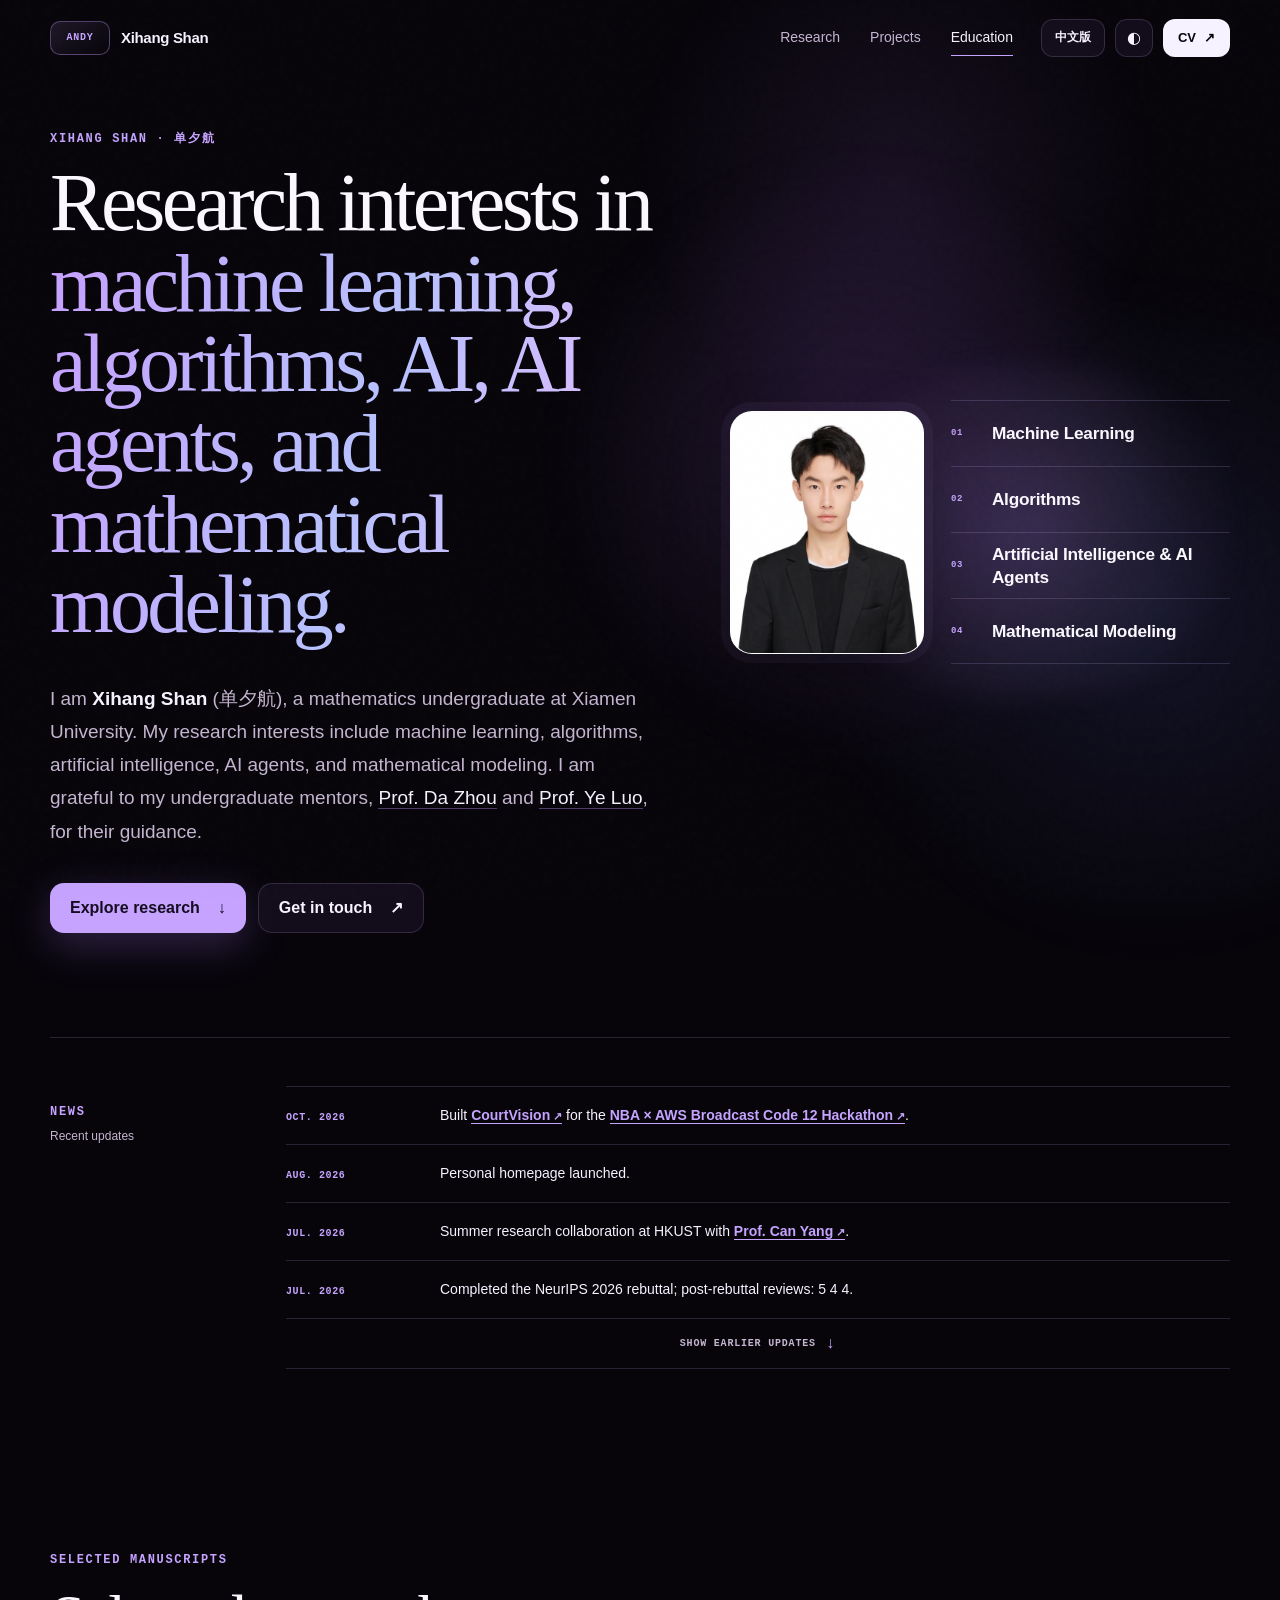
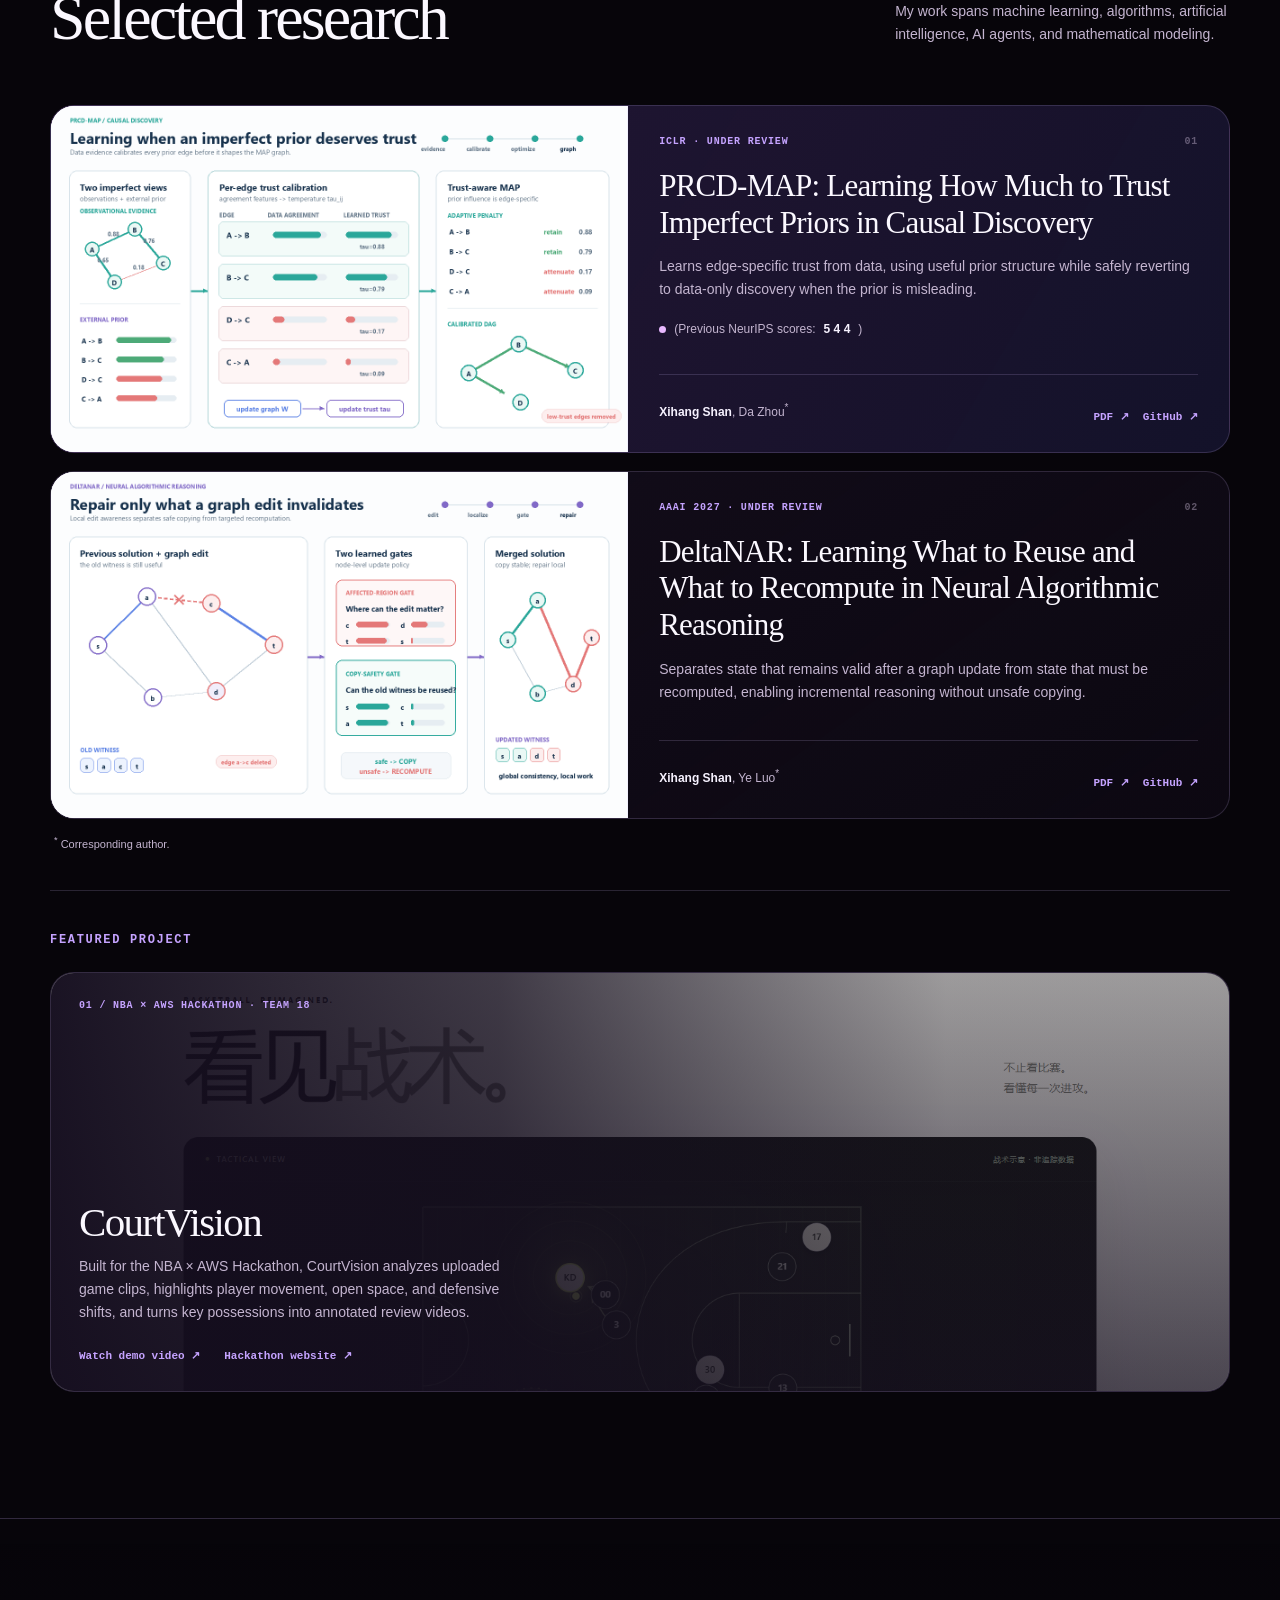
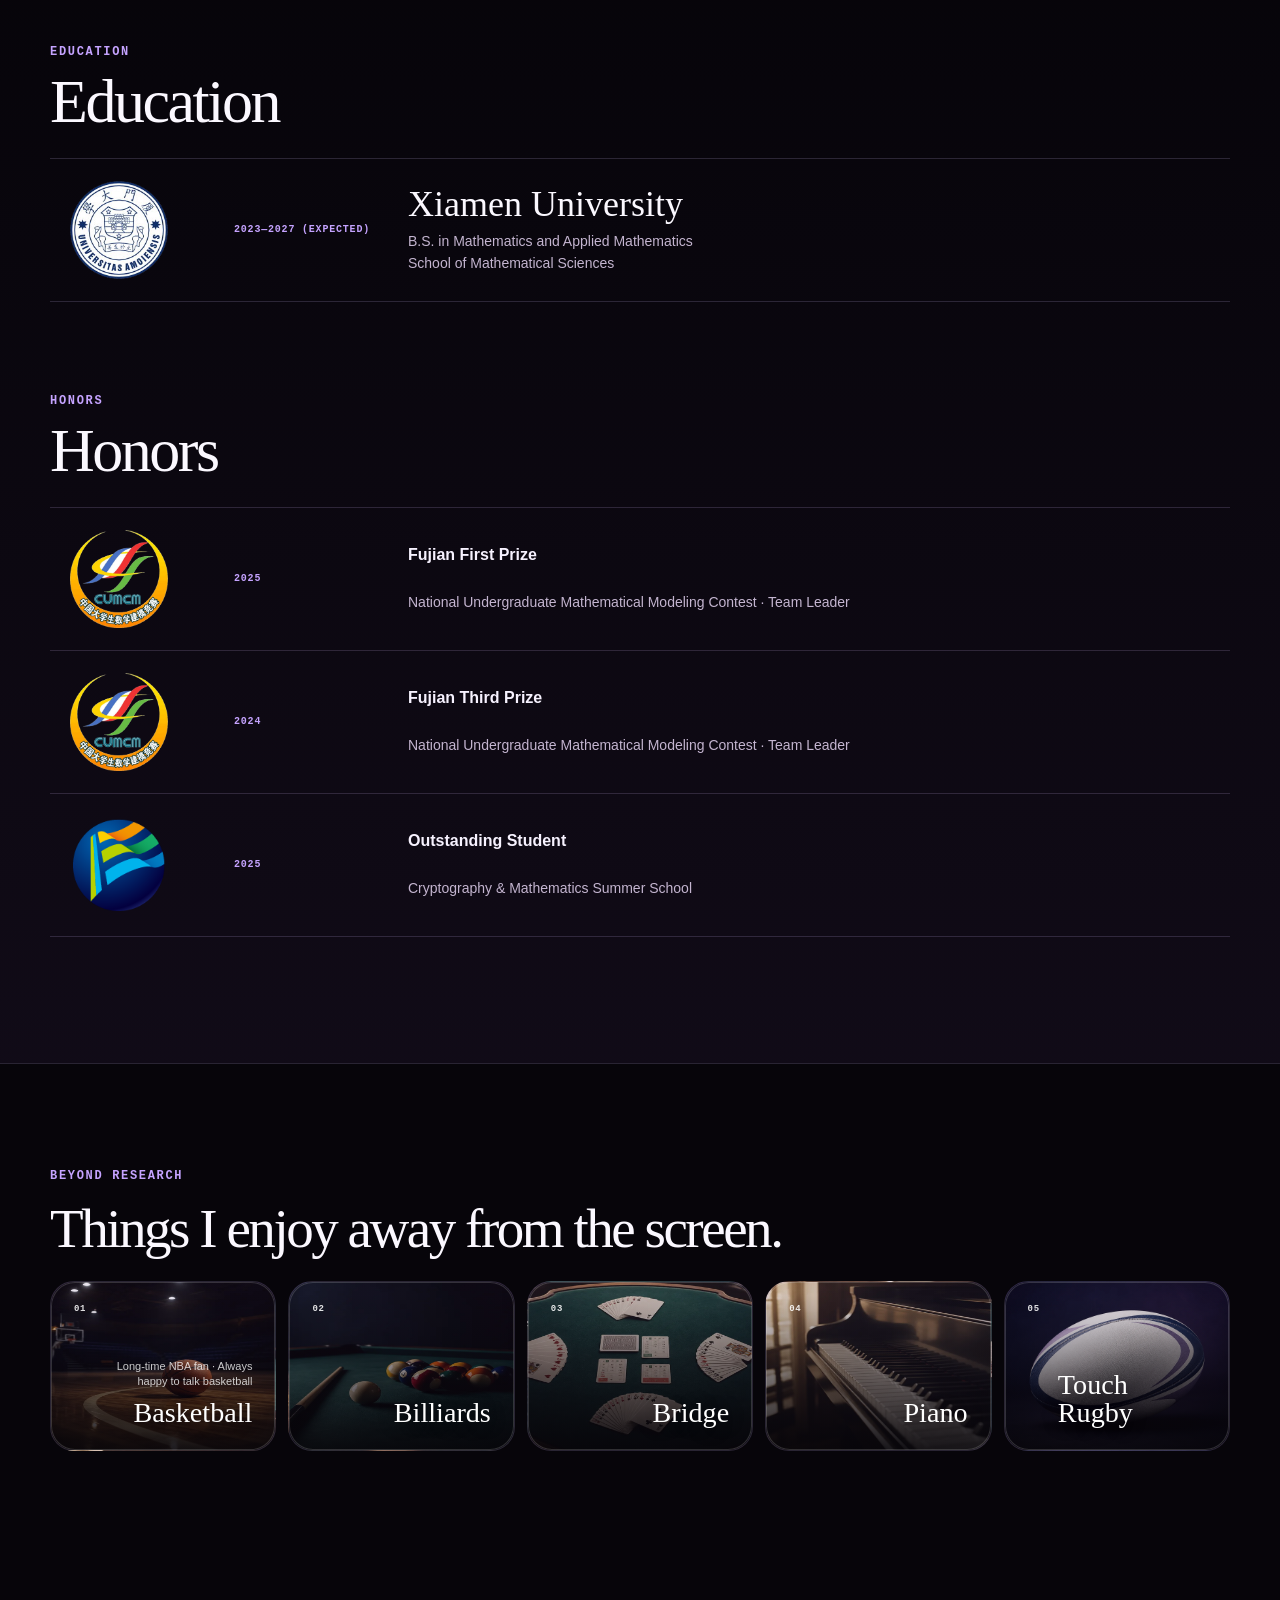
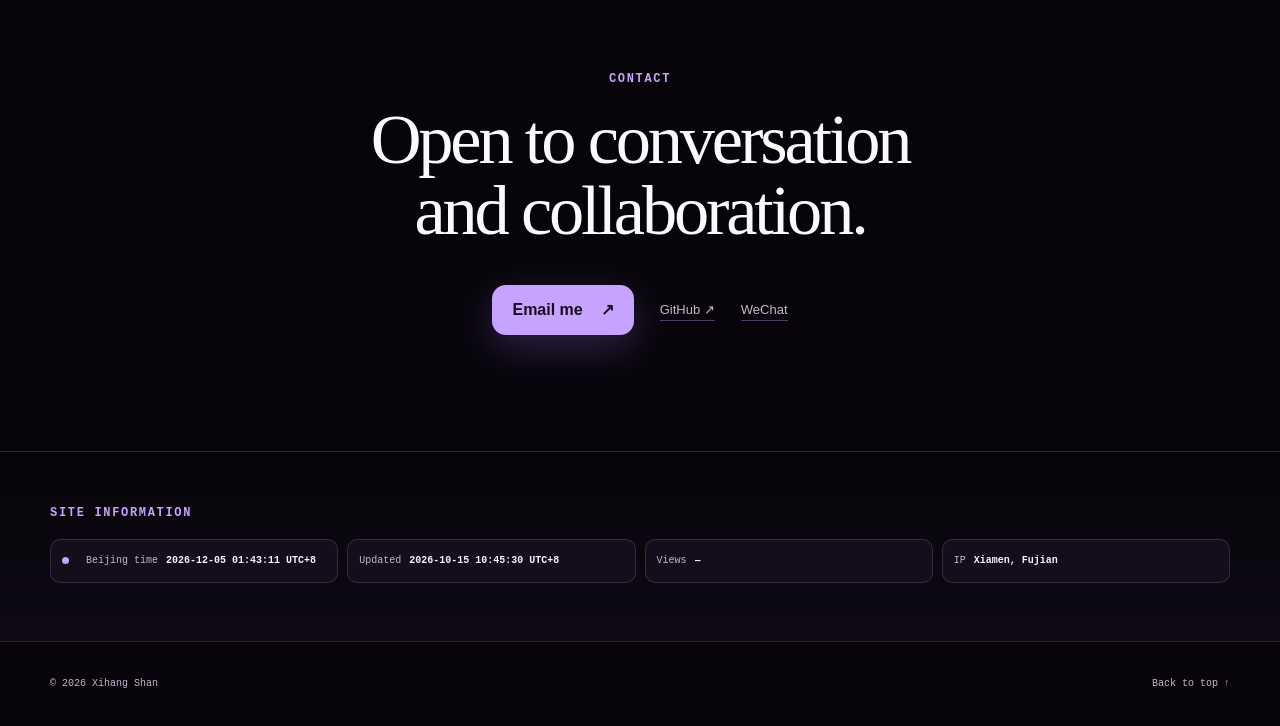
<file: index.html>
<!doctype html>
<html lang="en" data-theme="dark">
  <head>
    <meta charset="utf-8" />
    <meta name="viewport" content="width=device-width, initial-scale=1" />
    <meta name="theme-color" content="#07111a" />
    <meta name="description" content="Xihang Shan (单夕航), a mathematics undergraduate at Xiamen University interested in machine learning, algorithms, artificial intelligence, AI agents, and mathematical modeling." />
    <meta name="keywords" content="Xihang Shan, 单夕航, Xiamen University, machine learning, algorithms, artificial intelligence, AI agents, mathematical modeling" />
    <meta name="author" content="Xihang Shan" />
    <meta name="application-name" content="Xihang Shan" />
    <meta name="google-site-verification" content="zeHfqJOM2Y2G-c4V7_KviFzUPxeMgChEunfcdGpk5mI" />
    <meta name="robots" content="index, follow, max-image-preview:large, max-snippet:-1, max-video-preview:-1" />
    <meta name="googlebot" content="index, follow, max-image-preview:large, max-snippet:-1, max-video-preview:-1" />
    <meta name="bingbot" content="index, follow, max-image-preview:large, max-snippet:-1, max-video-preview:-1" />
    <meta property="og:type" content="website" />
    <meta property="og:title" content="Xihang Shan (单夕航) — Machine Learning & AI" />
    <meta property="og:site_name" content="Xihang Shan" />
    <meta property="og:description" content="Research interests in machine learning, algorithms, artificial intelligence, AI agents, and mathematical modeling." />
    <meta property="og:url" content="https://andyshan11.github.io/" />
    <meta property="og:image" content="https://andyshan11.github.io/assets/og.png" />
    <meta property="og:locale" content="en_US" />
    <meta property="og:locale:alternate" content="zh_CN" />
    <meta name="twitter:card" content="summary_large_image" />
    <meta name="twitter:title" content="Xihang Shan (单夕航) — Machine Learning & AI" />
    <meta name="twitter:description" content="Research interests in machine learning, algorithms, artificial intelligence, AI agents, and mathematical modeling." />
    <meta name="twitter:image" content="https://andyshan11.github.io/assets/og.png" />
    <link rel="canonical" href="https://andyshan11.github.io/" />
    <link rel="me" href="https://github.com/AndyShan11" />
    <link rel="stylesheet" href="styles.css" />
    <title>Xihang Shan (单夕航) — Machine Learning & AI</title>
    <script type="application/ld+json">
      {
        "@context": "https://schema.org",
        "@graph": [
          {
            "@type": "Person",
            "@id": "https://andyshan11.github.io/#person",
            "name": "Xihang Shan",
            "alternateName": ["单夕航", "Shan Xihang"],
            "url": "https://andyshan11.github.io/",
            "image": "https://andyshan11.github.io/assets/site/xihang-official-portrait-v1.webp",
            "email": "mailto:19020232202354@stu.xmu.edu.cn",
            "affiliation": {
              "@type": "CollegeOrUniversity",
              "name": "Xiamen University",
              "url": "https://www.xmu.edu.cn/"
            },
            "sameAs": ["https://github.com/AndyShan11"],
            "knowsAbout": [
              "Machine learning",
              "Algorithms",
              "Artificial intelligence",
              "AI agents",
              "Mathematical modeling"
            ]
          },
          {
            "@type": "WebSite",
            "@id": "https://andyshan11.github.io/#website",
            "url": "https://andyshan11.github.io/",
            "name": "Xihang Shan | 单夕航",
            "alternateName": "Xihang Shan Academic Homepage",
            "description": "Academic homepage of Xihang Shan (单夕航), a mathematics undergraduate at Xiamen University researching machine learning and artificial intelligence.",
            "inLanguage": ["en", "zh-CN"],
            "publisher": { "@id": "https://andyshan11.github.io/#person" }
          },
          {
            "@type": "ProfilePage",
            "@id": "https://andyshan11.github.io/#profile",
            "url": "https://andyshan11.github.io/",
            "name": "Xihang Shan (单夕航) — Academic Homepage",
            "dateModified": "2026-09-29",
            "inLanguage": ["en", "zh-CN"],
            "isPartOf": { "@id": "https://andyshan11.github.io/#website" },
            "mainEntity": { "@id": "https://andyshan11.github.io/#person" }
          }
        ]
      }
    </script>
  </head>
  <body>
    <a class="skip-link" href="#main">Skip to content</a>
    <div class="page-glow" aria-hidden="true"></div>
    <div class="grain" aria-hidden="true"></div>

    <header class="site-header" id="top">
      <nav class="nav shell" aria-label="Primary navigation">
        <a class="brand" href="#top" aria-label="Xihang Shan, home">
          <span class="brand-mark">ANDY</span>
          <span class="brand-name">Xihang Shan</span>
        </a>
        <button class="nav-toggle" type="button" aria-expanded="false" aria-controls="nav-links" aria-label="Open navigation">
          <span></span><span></span>
        </button>
        <div class="nav-links" id="nav-links">
          <a href="#research" data-i18n="navResearch">Research</a>
          <a href="#projects" data-i18n="navProjects">Projects</a>
          <a href="#profile" data-i18n="navProfile">Education</a>
        </div>
        <div class="nav-actions">
          <button class="language-toggle" type="button" aria-label="Switch to Chinese">中文版</button>
          <button class="theme-toggle" type="button" aria-label="Switch color theme">
            <span class="sun" aria-hidden="true">☀</span>
            <span class="moon" aria-hidden="true">◐</span>
          </button>
          <a class="nav-cv" href="assets/Xihang_Shan_CV_EN.pdf" target="_blank" rel="noopener"><span class="cv-label">CV</span> <span>↗</span></a>
        </div>
      </nav>
    </header>

    <main id="main">
      <section class="hero shell" aria-labelledby="hero-title">
        <div class="hero-copy">
          <p class="eyebrow reveal" data-i18n="heroEyebrow">Xihang Shan · 单夕航</p>
          <h1 id="hero-title" class="reveal" data-i18n-html="heroTitle">
            Research interests in <span class="gradient-text">machine learning, algorithms, AI, AI agents, and mathematical modeling.</span>
          </h1>
          <p class="hero-lede reveal" data-i18n-html="heroLede">
            I am <strong>Xihang Shan</strong> (单夕航), a mathematics undergraduate at Xiamen University. My research interests include machine learning, algorithms, artificial intelligence, AI agents, and mathematical modeling. I am grateful to my undergraduate mentors, <a class="mentor-link" href="https://zhoudalab.github.io/" target="_blank" rel="noopener">Prof. Da Zhou</a> and <a class="mentor-link" href="https://github.com/luoye-group/" target="_blank" rel="noopener">Prof. Ye Luo</a>, for their guidance.
          </p>
          <div class="hero-actions reveal">
            <a class="button button-primary magnetic" href="#research"><span data-i18n="exploreResearch">Explore research</span> <span>↓</span></a>
            <div class="contact-menu">
              <button class="button button-ghost contact-menu-trigger" type="button" aria-expanded="false" aria-controls="hero-contact-popover" aria-haspopup="menu">
                <span data-i18n="getInTouch">Get in touch</span><span aria-hidden="true">↗</span>
              </button>
              <div class="contact-popover" id="hero-contact-popover" role="menu" aria-label="Contact options">
                <a class="contact-option" role="menuitem" href="mailto:19020232202354@stu.xmu.edu.cn"><span class="contact-option-icon" aria-hidden="true">@</span><span data-i18n="emailMe">Email me</span><span aria-hidden="true">↗</span></a>
                <a class="contact-option" role="menuitem" href="https://github.com/AndyShan11" target="_blank" rel="noopener"><span class="contact-option-icon" aria-hidden="true">GH</span><span>GitHub</span><span aria-hidden="true">↗</span></a>
                <div class="contact-wechat-option">
                  <button class="contact-option contact-wechat-trigger" role="menuitem" type="button" aria-haspopup="true" aria-expanded="false"><span class="contact-option-icon" aria-hidden="true">WX</span><span data-i18n="wechat">WeChat</span><span aria-hidden="true">→</span></button>
                  <div class="contact-qr-preview" role="tooltip">
                    <img src="assets/site/wechat-qr.png" alt="WeChat QR code for Xihang Shan" />
                  </div>
                </div>
              </div>
            </div>
          </div>
        </div>

        <div class="hero-profile reveal">
          <div class="hero-headshot">
            <img src="assets/site/xihang-official-portrait-v1.webp" alt="Official portrait of Xihang Shan" />
          </div>
          <div class="hero-directions" aria-label="Research directions">
            <div class="hero-direction"><span>01</span><strong data-i18n="heroDirectionOne">Machine Learning</strong></div>
            <div class="hero-direction"><span>02</span><strong data-i18n="heroDirectionTwo">Algorithms</strong></div>
            <div class="hero-direction"><span>03</span><strong data-i18n="heroDirectionThree">Artificial Intelligence &amp; AI Agents</strong></div>
            <div class="hero-direction"><span>04</span><strong data-i18n="heroDirectionFour">Mathematical Modeling</strong></div>
          </div>
        </div>

      </section>

      <section class="news-section shell" id="news" aria-labelledby="news-title">
        <div class="news-heading reveal">
          <p class="eyebrow" id="news-title" data-i18n="newsLabel">News</p>
          <p data-i18n="newsIntro">Recent updates</p>
        </div>
        <div class="news-list" id="news-list">
          <article class="news-row reveal"><time datetime="2026-10">Oct. 2026</time><p data-i18n-html="newsHackathon">Built <a class="mentor-link" href="https://andyshan11.github.io/courtvision/samples/amen-training-analysis-v21.mp4" target="_blank" rel="noopener">CourtVision</a> for the <a class="mentor-link" href="https://du5imhgxabl0d.cloudfront.net/portal" target="_blank" rel="noopener">NBA × AWS Broadcast Code 12 Hackathon</a>.</p></article>
          <article class="news-row reveal"><time datetime="2026-08">Aug. 2026</time><p data-i18n="newsOne">Personal homepage launched.</p></article>
          <article class="news-row reveal"><time datetime="2026-07">Jul. 2026</time><p data-i18n-html="newsTwo">Summer research collaboration at HKUST with <a class="mentor-link" href="https://sites.google.com/site/eeyangc/" target="_blank" rel="noopener" aria-label="Prof. Can Yang's homepage">Prof. Can Yang</a>.</p></article>
          <article class="news-row reveal"><time datetime="2026-07">Jul. 2026</time><p data-i18n="newsThree">Completed the NeurIPS 2026 rebuttal; post-rebuttal reviews: 5 4 4.</p></article>
          <article class="news-row reveal"><time datetime="2026-06">Jun. 2026</time><p data-i18n="newsFour">DeltaNAR submitted to AAAI 2027.</p></article>
          <article class="news-row reveal"><time datetime="2026-03">Mar. 2026</time><p data-i18n="newsFive">National-level undergraduate research program launched at Xiamen University.</p></article>
          <article class="news-row reveal"><time datetime="2025-07">Jul. 2025</time><p data-i18n="newsSix">Attended the Cryptography and Mathematics Summer School at the Institute of Information Engineering, Chinese Academy of Sciences, and was named an Outstanding Student.</p></article>
          <button class="news-toggle" type="button" aria-expanded="false" aria-controls="news-list" hidden>
            <span class="news-toggle-label">Show earlier updates</span>
            <span class="news-toggle-arrow" aria-hidden="true">↓</span>
          </button>
        </div>
      </section>

      <section class="section shell research-section" id="research" aria-labelledby="research-title">
        <div class="section-heading reveal">
          <div>
            <p class="eyebrow" data-i18n="selectedManuscripts">Selected manuscripts</p>
            <h2 id="research-title" data-i18n="researchTitle">Selected research</h2>
          </div>
          <p data-i18n="researchIntro">My work spans machine learning, algorithms, artificial intelligence, AI agents, and mathematical modeling.</p>
        </div>

        <div class="publication-grid">
          <article class="pub-card featured reveal" data-topic="causal">
            <a class="pub-visual publication-figure" href="assets/papers/prcd-map-iclr.pdf?v=web-20261027" target="_blank" rel="noopener" aria-label="Open the PRCD-MAP paper PDF">
              <video class="publication-animation" muted playsinline preload="metadata" poster="assets/papers/prcd-map.png" aria-hidden="true">
                <source src="assets/papers/animations/prcd-map.mp4?v=20260811-sync2" type="video/mp4" />
                <img src="assets/papers/prcd-map.png" alt="" />
              </video>
              <img class="publication-poster" src="assets/papers/prcd-map.png" alt="PRCD-MAP method overview" loading="lazy" />
            </a>
            <div class="pub-info">
              <div class="pub-topline"><span class="venue" data-i18n="venueIclr">ICLR · Under review</span><span class="index">01</span></div>
              <h3>PRCD-MAP: Learning How Much to Trust Imperfect Priors in Causal Discovery</h3>
              <p data-i18n="prcdDesc">Learns edge-specific trust from data, using useful prior structure while safely reverting to data-only discovery when the prior is misleading.</p>
              <div class="review-note" data-i18n-html="reviewNote"><span></span>(Previous NeurIPS scores: <strong>5 4 4</strong>)</div>
              <div class="pub-footer">
                <span><b>Xihang Shan</b>, Da Zhou<sup>*</sup></span>
                <span class="pub-links"><a href="assets/papers/prcd-map-iclr.pdf?v=web-20261027" target="_blank" rel="noopener">PDF ↗</a><a href="https://github.com/AndyShan11/PRCD-MAP" target="_blank" rel="noopener">GitHub ↗</a></span>
              </div>
            </div>
          </article>

          <article class="pub-card reveal" data-topic="graphs">
            <a class="pub-visual publication-figure" href="assets/papers/deltanar-aaai2027.pdf?v=web-20261027" target="_blank" rel="noopener" aria-label="Open the DeltaNAR paper PDF">
              <video class="publication-animation" muted playsinline preload="metadata" poster="assets/papers/deltanar.png" aria-hidden="true">
                <source src="assets/papers/animations/deltanar.mp4?v=20260811-sync2" type="video/mp4" />
                <img src="assets/papers/deltanar.png" alt="" />
              </video>
              <img class="publication-poster" src="assets/papers/deltanar.png" alt="DeltaNAR method overview" loading="lazy" />
            </a>
            <div class="pub-info">
              <div class="pub-topline"><span class="venue" data-i18n="venueAaai">AAAI 2027 · Under review</span><span class="index">02</span></div>
              <h3>DeltaNAR: Learning What to Reuse and What to Recompute in Neural Algorithmic Reasoning</h3>
              <p data-i18n="deltaDesc">Separates state that remains valid after a graph update from state that must be recomputed, enabling incremental reasoning without unsafe copying.</p>
              <div class="pub-footer">
                <span><b>Xihang Shan</b>, Ye Luo<sup>*</sup></span>
                <span class="pub-links"><a href="assets/papers/deltanar-aaai2027.pdf?v=web-20261027" target="_blank" rel="noopener">PDF ↗</a><a href="https://github.com/AndyShan11/Delta-NAR" target="_blank" rel="noopener">GitHub ↗</a></span>
              </div>
            </div>
          </article>

        </div>
        <p class="corresponding reveal" data-i18n-html="corresponding"><sup>*</sup> Corresponding author.</p>
      </section>

      <section class="section shell projects-section" id="projects" aria-labelledby="projects-title">
        <div class="section-heading compact-heading reveal">
          <div>
            <p class="eyebrow" id="projects-title" data-i18n="selectedProjects">Featured project</p>
          </div>
        </div>

        <div class="project-grid">
          <article class="project-card project-courtvision reveal">
            <div class="project-art project-art-courtvision" role="img" aria-label="CourtVision AI basketball tactical analysis interface"></div>
            <div class="project-number" data-i18n="courtVisionType">01 / NBA × AWS Hackathon · Team 18</div>
            <div class="project-body">
              <h3>CourtVision</h3>
              <p data-i18n="courtVisionDesc">Built for the NBA × AWS Hackathon, CourtVision analyzes uploaded game clips, highlights player movement, open space, and defensive shifts, and turns key possessions into annotated review videos.</p>
              <div class="project-links">
                <a href="https://andyshan11.github.io/courtvision/samples/amen-training-analysis-v21.mp4" target="_blank" rel="noopener" data-i18n="openCourtVision">Watch demo video ↗</a>
                <a href="https://builderx.csdn.net/bcast-code" target="_blank" rel="noopener" data-i18n="openHackathon">Hackathon website ↗</a>
              </div>
            </div>
          </article>
        </div>
      </section>

      <section class="section profile-section" id="profile" aria-labelledby="profile-title">
        <div class="shell">
          <div class="profile-group profile-group-education">
            <div class="profile-group-heading reveal">
              <p class="eyebrow" id="profile-title" data-i18n="educationLabel">Education</p>
              <h2 data-i18n="educationHeading">Education</h2>
            </div>
            <div class="profile-rows">
              <article class="profile-row reveal">
                <div class="profile-row-logo"><img src="assets/logos/xmu-mark.png" alt="Xiamen University emblem" loading="lazy" /></div>
                <span class="profile-row-year" data-i18n="educationYears">2023—2027 (Expected)</span>
                <div class="profile-row-copy">
                  <h3 data-i18n="xmu">Xiamen University</h3>
                  <p data-i18n-html="educationDegree">B.S. in Mathematics and Applied Mathematics<br />School of Mathematical Sciences</p>
                </div>
              </article>
            </div>
          </div>

          <div class="profile-group profile-group-honors">
            <div class="profile-group-heading reveal">
              <p class="eyebrow" data-i18n="recognitionLabel">Honors</p>
              <h2 data-i18n="honorsHeading">Honors</h2>
            </div>
            <div class="profile-rows">
              <article class="profile-row reveal">
                <div class="profile-row-logo"><img src="assets/logos/cumcm.png" alt="China Undergraduate Mathematical Contest in Modeling logo" loading="lazy" /></div>
                <span class="profile-row-year">2025</span>
                <div class="profile-row-copy">
                  <p data-i18n-html="honorOne"><b>Fujian First Prize</b><br />National Undergraduate Mathematical Modeling Contest · Team Leader</p>
                </div>
              </article>
              <article class="profile-row reveal">
                <div class="profile-row-logo"><img src="assets/logos/cumcm.png" alt="China Undergraduate Mathematical Contest in Modeling logo" loading="lazy" /></div>
                <span class="profile-row-year">2024</span>
                <div class="profile-row-copy">
                  <p data-i18n-html="honorTwo"><b>Fujian Third Prize</b><br />National Undergraduate Mathematical Modeling Contest · Team Leader</p>
                </div>
              </article>
              <article class="profile-row reveal">
                <div class="profile-row-logo"><img src="assets/logos/iie-cas-mark.png?v=20260819" alt="" width="98" height="98" loading="eager" decoding="async" aria-hidden="true" /></div>
                <span class="profile-row-year">2025</span>
                <div class="profile-row-copy">
                  <p data-i18n-html="honorThree"><b>Outstanding Student</b><br />Cryptography & Mathematics Summer School</p>
                </div>
              </article>
            </div>
          </div>
        </div>
      </section>

      <section class="section hobbies-section" aria-labelledby="hobbies-title">
        <div class="shell">
          <div class="section-heading compact-heading reveal">
            <div>
              <p class="eyebrow" id="hobbies-title" data-i18n="hobbies">Beyond research</p>
              <h2 data-i18n="hobbiesTitle">Things I enjoy away from the screen.</h2>
            </div>
          </div>
          <div class="hobby-grid">
            <div class="hobby-card hobby-basketball reveal"><span>01</span><div><h3 data-i18n="basketball">Basketball</h3><p data-i18n="basketballNote">Long-time NBA fan · Always happy to talk basketball</p></div></div>
            <div class="hobby-card hobby-billiards reveal"><span>02</span><div><h3 data-i18n="billiards">Billiards</h3></div></div>
            <div class="hobby-card hobby-bridge reveal"><span>03</span><div><h3 data-i18n="bridge">Bridge</h3></div></div>
            <div class="hobby-card hobby-piano reveal"><span>04</span><div><h3 data-i18n="piano">Piano</h3></div></div>
            <div class="hobby-card hobby-touch reveal"><span>05</span><div><h3 data-i18n="touchRugby">Touch Rugby</h3></div></div>
          </div>
        </div>
      </section>

      <section class="contact shell reveal" aria-labelledby="contact-title">
        <p class="eyebrow" data-i18n="contact">Contact</p>
        <h2 id="contact-title" data-i18n-html="contactTitle">Open to conversation<br />and collaboration.</h2>
        <div class="contact-row">
          <a class="button button-primary magnetic" href="mailto:19020232202354@stu.xmu.edu.cn"><span data-i18n="emailMe">Email me</span> <span>↗</span></a>
          <a class="text-link" href="https://github.com/AndyShan11" target="_blank" rel="noopener">GitHub ↗</a>
          <button class="text-link wechat-trigger" type="button" data-i18n="wechat">WeChat</button>
        </div>
      </section>

      <section class="site-meta-section" aria-label="Website information">
        <div class="shell">
          <div class="site-meta-heading reveal">
            <p class="eyebrow" data-i18n="siteInfoLabel">Site information</p>
          </div>
          <div class="hero-meta reveal" aria-label="Live website information" data-updated="2026-10-15T10:45:30+08:00">
            <div class="live-item"><span class="pulse-dot"></span><span class="live-label" data-i18n="localTime">Beijing time</span><strong id="current-time">—</strong></div>
            <div class="live-item"><span class="live-label" data-i18n="lastUpdated">Updated</span><strong id="last-updated">—</strong></div>
            <div class="live-item"><span class="live-label" data-i18n="pageViews">Views</span><strong id="page-views">—</strong></div>
            <div class="live-item"><span class="live-label" data-i18n="visitorIp">IP</span><strong id="visitor-ip" data-i18n="locationXiamen">Xiamen, Fujian</strong></div>
          </div>
        </div>
      </section>
    </main>

    <dialog class="wechat-dialog" aria-labelledby="wechat-dialog-title">
      <button class="wechat-close" type="button" aria-label="Close WeChat QR code">×</button>
      <div class="wechat-dialog-copy">
        <p class="eyebrow" data-i18n="wechat">WeChat</p>
        <h2 id="wechat-dialog-title" data-i18n="wechatTitle">Scan to connect</h2>
        <p data-i18n="wechatNote">Add a short note with your name and research interests.</p>
      </div>
      <img src="assets/site/wechat-qr.png" alt="WeChat QR code for Xihang Shan" />
    </dialog>

    <footer class="footer">
      <div class="shell">
        <span>© <span id="year"></span> Xihang Shan</span>
        <a href="#top" data-i18n="backTop">Back to top ↑</a>
      </div>
    </footer>

    <script src="script.js"></script>
  </body>
</html>
</file>
<file: styles.css>
:root {
  --bg: #07050a;
  --bg-elevated: #100b18;
  --surface: rgba(24, 16, 34, 0.76);
  --surface-solid: #140d1e;
  --text: #f7f2ff;
  --text-soft: #c4b5d0;
  --line: rgba(213, 190, 255, 0.17);
  --line-strong: rgba(190, 148, 255, 0.38);
  --accent: #c5a3ff;
  --accent-2: #9fafff;
  --accent-3: #e8b8ff;
  --heading: #fbf8ff;
  --shadow: 0 28px 90px rgba(0, 0, 0, 0.25);
  --radius: 24px;
  --header-bg: rgba(7, 5, 10, 0.78);
  --selection: rgba(197, 163, 255, 0.30);
  color-scheme: dark;
}

[data-theme="light"] {
  --bg: #f8f5fc;
  --bg-elevated: #efe9f7;
  --surface: rgba(255, 255, 255, 0.76);
  --surface-solid: #ffffff;
  --text: #281d33;
  --text-soft: #6b5d76;
  --line: rgba(94, 68, 122, 0.14);
  --line-strong: rgba(124, 78, 181, 0.30);
  --accent: #7650ad;
  --accent-2: #5269c7;
  --accent-3: #a84b9d;
  --heading: #1f1528;
  --shadow: 0 26px 80px rgba(71, 48, 96, 0.13);
  --header-bg: rgba(248, 245, 252, 0.82);
  --selection: rgba(118, 80, 173, 0.20);
  color-scheme: light;
}

* { box-sizing: border-box; }
html { scroll-behavior: smooth; scroll-padding-top: 92px; }
body {
  margin: 0;
  overflow-x: hidden;
  background: var(--bg);
  color: var(--text);
  font-family: Inter, "Noto Sans SC", "Microsoft YaHei", ui-sans-serif, -apple-system, BlinkMacSystemFont, "Segoe UI", sans-serif;
  line-height: 1.65;
  text-rendering: optimizeLegibility;
  transition: background-color .35s ease, color .35s ease;
}
body.nav-open { overflow: hidden; }
::selection { background: var(--selection); }
a { color: inherit; text-decoration: none; }
button { color: inherit; font: inherit; }
.shell { width: min(1180px, calc(100% - 48px)); margin-inline: auto; }
.skip-link { position: fixed; z-index: 200; top: 12px; left: 12px; padding: 10px 14px; transform: translateY(-150%); background: var(--accent); color: #160d21; border-radius: 8px; }
.skip-link:focus { transform: translateY(0); }
.page-glow { position: fixed; z-index: -3; width: 560px; height: 560px; left: var(--pointer-x, 70%); top: var(--pointer-y, 20%); transform: translate(-50%, -50%); border-radius: 50%; pointer-events: none; background: radial-gradient(circle, rgba(159, 107, 220, .11), transparent 67%); transition: opacity .3s; }
.grain { position: fixed; z-index: 90; inset: 0; pointer-events: none; opacity: .022; background-image: url("data:image/svg+xml,%3Csvg viewBox='0 0 180 180' xmlns='http://www.w3.org/2000/svg'%3E%3Cfilter id='n'%3E%3CfeTurbulence type='fractalNoise' baseFrequency='.85' numOctaves='4' stitchTiles='stitch'/%3E%3C/filter%3E%3Crect width='100%25' height='100%25' filter='url(%23n)' opacity='.8'/%3E%3C/svg%3E"); }

.site-header { position: fixed; z-index: 100; top: 0; left: 0; right: 0; border-bottom: 1px solid transparent; transition: .25s ease; }
.site-header.scrolled { border-color: var(--line); background: var(--header-bg); backdrop-filter: blur(20px) saturate(150%); }
.nav { height: 76px; display: flex; align-items: center; justify-content: space-between; gap: 28px; }
.brand { display: inline-flex; align-items: center; gap: 11px; font-weight: 680; letter-spacing: -.02em; }
.brand-mark { display: grid; place-items: center; width: 60px; height: 34px; border: 1px solid var(--line-strong); border-radius: 10px; color: var(--accent); font: 750 10px/1 ui-monospace, monospace; letter-spacing: .08em; background: linear-gradient(145deg, rgba(197,163,255,.12), transparent); }
.brand-name { font-size: 15px; }
.nav-links { display: flex; align-items: center; gap: 30px; margin-left: auto; }
.nav-links a { position: relative; color: var(--text-soft); font-size: 14px; transition: color .2s ease; }
.nav-links a::after { content: ""; position: absolute; left: 0; right: 100%; bottom: -6px; height: 1px; background: var(--accent); transition: right .25s ease; }
.nav-links a:hover, .nav-links a.active { color: var(--text); }
.nav-links a:hover::after, .nav-links a.active::after { right: 0; }
.nav-actions { display: flex; align-items: center; gap: 10px; }
.language-toggle { height: 38px; padding: 0 13px; border: 1px solid var(--line); border-radius: 12px; background: var(--surface); color: var(--text); font-size: 12px; font-weight: 680; cursor: pointer; transition: border-color .2s, background .2s; }
.language-toggle:hover { border-color: var(--line-strong); background: rgba(197,163,255,.10); }
.theme-toggle { width: 38px; height: 38px; position: relative; display: grid; place-items: center; border-radius: 12px; border: 1px solid var(--line); background: var(--surface); cursor: pointer; }
.theme-toggle span { position: absolute; transition: transform .3s ease, opacity .3s ease; }
.theme-toggle .sun { opacity: 0; transform: rotate(-90deg) scale(.5); }
[data-theme="light"] .theme-toggle .sun { opacity: 1; transform: rotate(0) scale(1); }
[data-theme="light"] .theme-toggle .moon { opacity: 0; transform: rotate(90deg) scale(.5); }
.nav-cv { display: inline-flex; align-items: center; gap: 8px; height: 38px; padding: 0 15px; border-radius: 12px; background: var(--text); color: var(--bg); font-size: 13px; font-weight: 750; }
.nav-cv span { transition: transform .2s ease; }
.nav-cv:hover span { transform: translate(2px, -2px); }
.nav-toggle { display: none; width: 40px; height: 40px; border: 0; background: transparent; cursor: pointer; }
.nav-toggle span { display: block; width: 21px; height: 1px; margin: 6px auto; background: var(--text); transition: .25s; }

.hero { min-height: 100svh; position: relative; display: grid; grid-template-columns: 1.14fr .86fr; align-content: center; gap: 72px; padding-top: 132px; padding-bottom: 104px; }
.hero::before { content: ""; position: absolute; z-index: -3; inset: 10% -10% 0 18%; background: radial-gradient(circle at 55% 38%, rgba(158, 102, 220, .20), transparent 37%), radial-gradient(circle at 82% 55%, rgba(100, 112, 224, .13), transparent 33%); filter: blur(18px); }
.eyebrow { margin: 0 0 17px; color: var(--accent); font: 700 12px/1.2 ui-monospace, SFMono-Regular, Consolas, monospace; letter-spacing: .14em; text-transform: uppercase; }
.hero h1, .section-heading h2, .contact h2, .profile-main > h2 { margin: 0; color: var(--heading); font-family: Georgia, "Times New Roman", serif; font-weight: 500; letter-spacing: -.045em; }
.hero h1 { max-width: 760px; font-size: clamp(54px, 6.4vw, 94px); line-height: .98; }
[data-language="zh"] .hero h1 { font-size: clamp(50px, 5.4vw, 74px); line-height: 1.05; }
.gradient-text { display: block; padding-bottom: .08em; background: linear-gradient(105deg, var(--accent) 5%, #b8c2ff 52%, var(--accent-3)); -webkit-background-clip: text; background-clip: text; color: transparent; }
.hero-lede { max-width: 710px; margin: 30px 0 0; color: var(--text-soft); font-size: clamp(16px, 1.7vw, 19px); line-height: 1.75; }
.hero-lede strong { color: var(--text); font-weight: 650; }
.mentor-link { color: var(--text); border-bottom: 1px solid var(--line-strong); transition: color .2s, border-color .2s; }
.mentor-link:hover { color: var(--accent); border-color: var(--accent); }
.hero-actions { position: relative; z-index: 5; display: flex; flex-wrap: wrap; gap: 12px; margin-top: 35px; }
.hero-copy { position: relative; z-index: 2; min-width: 0; }
.button { display: inline-flex; align-items: center; justify-content: center; gap: 18px; min-height: 50px; padding: 0 20px; border-radius: 14px; font-size: 14px; font-weight: 720; transition: border-color .25s, background .25s, transform .25s; }
.button span { font-size: 16px; }
.button-primary { background: var(--accent); color: #160d21; box-shadow: 0 12px 40px rgba(175, 124, 255, .25); }
.button-primary:hover { transform: translateY(-2px); background: #d5bcff; }
.button-ghost { border: 1px solid var(--line); background: var(--surface); backdrop-filter: blur(10px); }
.button-ghost:hover { border-color: var(--line-strong); transform: translateY(-2px); }
.contact-menu { position: relative; z-index: 40; }
.contact-menu-trigger { cursor: pointer; }
.contact-popover { position: absolute; z-index: 45; top: calc(100% + 10px); left: 0; width: 224px; padding: 8px; border: 1px solid var(--line-strong); border-radius: 16px; background: rgba(18,12,27,.96); box-shadow: 0 24px 70px rgba(0,0,0,.36); backdrop-filter: blur(22px) saturate(145%); opacity: 0; visibility: hidden; pointer-events: none; transform: translateY(-8px) scale(.98); transform-origin: top left; transition: opacity .2s ease, visibility .2s ease, transform .2s ease; }
.contact-popover::before { content: ""; position: absolute; left: 0; right: 0; top: -12px; height: 12px; }
[data-theme="light"] .contact-popover { background: rgba(252,249,255,.97); box-shadow: 0 24px 70px rgba(71,48,96,.17); }
.contact-menu:hover .contact-popover, .contact-menu:focus-within .contact-popover, .contact-menu.is-open .contact-popover { opacity: 1; visibility: visible; pointer-events: auto; transform: translateY(0) scale(1); }
.contact-option { width: 100%; min-height: 44px; display: grid; grid-template-columns: 28px 1fr auto; align-items: center; gap: 9px; padding: 0 10px; border: 0; border-radius: 11px; background: transparent; color: var(--text); text-align: left; font-size: 13px; cursor: pointer; transition: background .18s ease, color .18s ease; }
.contact-option:hover, .contact-option:focus-visible { outline: 0; background: rgba(197,163,255,.13); color: var(--heading); }
.contact-option > span:last-child { color: var(--accent); }
.contact-option-icon { width: 26px; height: 26px; display: grid; place-items: center; border: 1px solid var(--line); border-radius: 8px; color: var(--accent); font: 700 11px/1 ui-monospace, monospace; }
.contact-wechat-option { position: relative; }
.contact-qr-preview { position: absolute; z-index: 48; bottom: 0; left: calc(100% + 14px); width: 220px; padding: 10px; border: 1px solid var(--line-strong); border-radius: 18px; background: #fff; box-shadow: 0 24px 70px rgba(0,0,0,.32); opacity: 0; visibility: hidden; pointer-events: none; transform: translate(8px,0) scale(.97); transform-origin: left bottom; transition: opacity .2s ease, visibility .2s ease, transform .2s ease; }
.contact-qr-preview::before { content: ""; position: absolute; top: 0; bottom: 0; left: -15px; width: 15px; }
.contact-qr-preview img { width: 100%; height: auto; display: block; border-radius: 11px; }
.contact-wechat-option:hover .contact-qr-preview, .contact-wechat-option:focus-within .contact-qr-preview, .contact-wechat-option.qr-open .contact-qr-preview { opacity: 1; visibility: visible; pointer-events: auto; transform: translate(0,0) scale(1); }
.hero-meta { display: grid; grid-template-columns: repeat(2, minmax(0, 1fr)); gap: 9px; max-width: 710px; margin-top: 32px; color: var(--text-soft); font: 500 10px/1.35 ui-monospace, monospace; }
.live-item { min-width: 0; display: flex; align-items: center; gap: 8px; padding: 10px 11px; border: 1px solid var(--line); border-radius: 10px; background: rgba(20,14,30,.44); backdrop-filter: blur(10px); }
[data-theme="light"] .live-item { background: rgba(255,255,255,.48); }
.live-label { flex: none; color: var(--text-soft); }
.live-item strong { min-width: 0; overflow: hidden; color: var(--text); font-weight: 620; text-overflow: ellipsis; white-space: nowrap; }
.pulse-dot { display: inline-block; width: 7px; height: 7px; margin-right: 9px; border-radius: 50%; background: var(--accent); box-shadow: 0 0 0 0 rgba(197, 163, 255, .48); animation: pulse 2.4s infinite; }

.hero-profile { position: relative; z-index: 1; align-self: center; justify-self: end; width: min(500px, 40vw); display: grid; grid-template-columns: minmax(170px,.82fr) minmax(210px,1.18fr); align-items: center; gap: 27px; isolation: isolate; }
.hero-profile::before { content: ""; position: absolute; z-index: -1; inset: -14% -13% -14% 7%; border-radius: 50%; background: radial-gradient(circle, rgba(197,163,255,.18), transparent 68%); filter: blur(12px); }
.hero-headshot { overflow: hidden; aspect-ratio: 4 / 5; border: 1px solid rgba(255,255,255,.46); border-radius: 22px; background: #fff; box-shadow: 0 24px 65px rgba(0,0,0,.28), 0 0 0 9px rgba(197,163,255,.055); }
.hero-headshot img { width: 100%; height: 100%; display: block; object-fit: cover; }
.hero-directions { min-width: 0; display: grid; }
.hero-direction { min-height: 66px; display: grid; grid-template-columns: 30px minmax(0,1fr); align-items: center; gap: 11px; border-top: 1px solid var(--line); }
.hero-direction:last-child { border-bottom: 1px solid var(--line); }
.hero-direction span { color: var(--accent); font: 700 9px/1 ui-monospace, monospace; letter-spacing: .08em; }
.hero-direction strong { color: var(--heading); font-size: clamp(14px,1.35vw,18px); font-weight: 620; line-height: 1.35; letter-spacing: -.015em; }
[data-theme="light"] .hero-headshot { border-color: rgba(118,80,173,.18); box-shadow: 0 24px 65px rgba(71,48,96,.18), 0 0 0 9px rgba(118,80,173,.045); }

.news-section { display: grid; grid-template-columns: 190px minmax(0, 1fr); gap: 46px; padding-block: 48px 58px; border-top: 1px solid var(--line); }
.news-heading { padding-top: 19px; }
.news-heading .eyebrow { margin-bottom: 8px; }
.news-heading > p:last-child { margin: 0; color: var(--text-soft); font-size: 12px; }
.news-list { border-top: 1px solid var(--line); }
.news-row { display: grid; grid-template-columns: 130px minmax(0, 1fr); gap: 24px; align-items: baseline; min-height: 58px; padding: 17px 0; border-bottom: 1px solid var(--line); }
.news-row time { color: var(--accent); font: 700 10px/1.4 ui-monospace, monospace; letter-spacing: .06em; text-transform: uppercase; }
.news-row p { margin: 0; color: var(--text); font-size: 14px; }
.news-row .mentor-link { color: var(--accent); border-bottom-color: var(--accent); font-weight: 700; }
.news-row .mentor-link::after { content: ' ↗'; font-size: .78em; }
.news-toggle { width: 100%; min-height: 50px; display: flex; align-items: center; justify-content: center; gap: 10px; border: 0; border-bottom: 1px solid var(--line); background: transparent; color: var(--text-soft); font: 700 10px/1 ui-monospace, monospace; letter-spacing: .08em; text-transform: uppercase; cursor: pointer; transition: color .2s, background .2s; }
.news-toggle:hover { color: var(--accent); background: color-mix(in srgb, var(--accent) 5%, transparent); }
.news-toggle-arrow { display: inline-block; color: var(--accent); font-size: 16px; transition: transform .25s ease; }
.news-toggle[aria-expanded="true"] .news-toggle-arrow { transform: rotate(180deg); }
.news-toggle[hidden], .news-row[hidden] { display: none; }

.section { padding-block: 126px; }
.section-tinted { position: relative; background: var(--bg-elevated); border-block: 1px solid var(--line); }
.section-heading { display: grid; grid-template-columns: 1.4fr .6fr; align-items: end; gap: 64px; margin-bottom: 54px; }
.section-heading h2, .profile-main > h2 { max-width: 820px; font-size: clamp(38px, 5vw, 68px); line-height: 1.04; }
.section-heading > p { margin: 0 0 5px; color: var(--text-soft); font-size: 14px; }
.filter-bar { display: flex; gap: 9px; margin-bottom: 22px; overflow-x: auto; scrollbar-width: none; }
.filter { flex: none; padding: 9px 13px; border: 1px solid var(--line); border-radius: 999px; background: transparent; color: var(--text-soft); font-size: 12px; cursor: pointer; transition: .2s; }
.filter span { margin-left: 6px; opacity: .55; }
.filter:hover, .filter.active { border-color: var(--line-strong); background: rgba(197, 163, 255, .10); color: var(--text); }
.publication-grid { display: grid; grid-template-columns: 1fr; gap: 18px; }
.pub-card { min-height: 330px; display: grid; grid-template-columns: minmax(360px, .98fr) minmax(0, 1.02fr); position: relative; padding: 0; overflow: hidden; border: 1px solid var(--line); border-radius: var(--radius); background: linear-gradient(145deg, var(--surface), rgba(29,19,42,.24)); box-shadow: 0 0 0 rgba(0,0,0,0); transform-style: preserve-3d; transition: opacity .28s, transform .28s, border-color .25s, box-shadow .25s; }
[data-theme="light"] .pub-card { background: linear-gradient(145deg, rgba(255,255,255,.90), rgba(245,239,252,.68)); }
.pub-card:hover { border-color: var(--line-strong); box-shadow: var(--shadow); }
.pub-card.hidden { display: none; }
.pub-card.featured { min-height: 330px; background: linear-gradient(120deg, rgba(39,24,55,.96), rgba(24,22,52,.76)); }
[data-theme="light"] .pub-card.featured { background: linear-gradient(120deg, rgba(239,226,252,.96), rgba(231,235,253,.84)); }
.pub-visual { position: relative; min-width: 0; overflow: hidden; border-right: 1px solid var(--line); }
.publication-figure { display: block; min-height: 330px; background: #f8fbfd; }
.publication-figure::after { content: "OPEN PAPER  ↗"; position: absolute; right: 14px; bottom: 13px; z-index: 2; padding: 7px 9px; border: 1px solid rgba(16,42,67,.14); border-radius: 999px; color: #102a43; background: rgba(255,255,255,.88); box-shadow: 0 8px 24px rgba(16,42,67,.1); font: 800 8px/1 ui-monospace, monospace; letter-spacing: .08em; opacity: 0; transform: translateY(4px); transition: opacity .25s, transform .25s; }
.publication-figure:hover::after { opacity: 1; transform: translateY(0); }
.publication-figure img, .publication-animation { width: 100%; height: 100%; min-height: 330px; display: block; object-fit: contain; object-position: center; background: #fff; transition: transform .45s cubic-bezier(.2,.8,.2,1), filter .3s; }
.publication-poster { position: absolute; z-index: 1; inset: 0; display: block !important; opacity: 1; pointer-events: none; transition: opacity .42s ease; }
.publication-figure.is-animating .publication-poster { opacity: 0; }
.publication-figure.video-unavailable .publication-animation { display: none; }
.publication-figure.video-unavailable .publication-poster { display: block !important; }
.publication-figure:hover img, .publication-figure:hover .publication-animation { transform: scale(1.012); filter: saturate(1.035) contrast(1.01); }
.pub-info { min-width: 0; display: flex; flex-direction: column; padding: 29px 31px; }
.pub-topline { display: flex; justify-content: space-between; gap: 20px; color: var(--accent); font: 650 10px/1.4 ui-monospace, monospace; letter-spacing: .08em; text-transform: uppercase; }
.pub-topline .index { color: var(--text-soft); opacity: .45; }
.pub-card h3 { position: relative; max-width: 760px; margin: 19px 0 14px; color: var(--heading); font: 500 clamp(22px, 2.5vw, 31px)/1.18 Georgia, serif; letter-spacing: -.025em; }
.pub-card p { position: relative; max-width: 720px; margin: 0; color: var(--text-soft); font-size: 14px; }
.review-note { position: relative; display: flex; align-items: center; gap: 8px; margin-top: 18px; color: var(--text-soft); font-size: 12px; }
.review-note > span { width: 7px; height: 7px; border-radius: 50%; background: var(--accent-3); }
.review-note strong { color: var(--text); }
.pub-footer { position: relative; display: flex; justify-content: space-between; align-items: flex-end; gap: 20px; margin-top: auto; padding-top: 25px; border-top: 1px solid var(--line); color: var(--text-soft); font-size: 12px; }
.pub-footer b { color: var(--text); font-weight: 650; }
.pub-footer a { color: var(--accent); font: 700 11px/1 ui-monospace, monospace; white-space: nowrap; }
.pub-footer a:hover { text-decoration: underline; text-underline-offset: 4px; }
.pub-links { display: inline-flex; align-items: center; gap: 14px; }
.corresponding { margin: 14px 4px 0; color: var(--text-soft); font-size: 11px; }
.research-section { padding-bottom: 38px; }
.projects-section { padding-top: 42px; border-top: 1px solid var(--line); }

.timeline { position: relative; }
.timeline::before { content: ""; position: absolute; left: 30px; top: 18px; bottom: 18px; width: 1px; background: linear-gradient(var(--accent), var(--line)); }
.timeline-item { display: grid; grid-template-columns: 62px 160px 1fr; gap: 24px; padding: 28px 0; border-bottom: 1px solid var(--line); }
.timeline-item:last-child { border-bottom: 0; }
.timeline-marker { position: relative; z-index: 1; width: 61px; display: flex; justify-content: center; }
.timeline-marker span { display: grid; place-items: center; width: 42px; height: 42px; border: 1px solid var(--line-strong); border-radius: 50%; background: var(--bg-elevated); color: var(--accent); font: 650 10px/1 ui-monospace, monospace; }
.timeline-date { padding-top: 9px; color: var(--text-soft); font: 600 11px/1.4 ui-monospace, monospace; }
.timeline-title { display: flex; align-items: baseline; justify-content: space-between; gap: 16px; }
.timeline-title h3 { margin: 0; color: var(--heading); font: 500 clamp(21px, 2.4vw, 30px)/1.25 Georgia, serif; }
.timeline-title a { flex: none; color: var(--accent); font: 650 10px/1 ui-monospace, monospace; }
.institution { margin: 8px 0 11px !important; color: var(--accent) !important; font: 600 11px/1.4 ui-monospace, monospace !important; }
.timeline-content > p { max-width: 780px; margin: 0; color: var(--text-soft); font-size: 14px; }
.badge { flex: none; padding: 6px 9px; border: 1px solid var(--line-strong); border-radius: 999px; color: var(--accent); font: 650 9px/1 ui-monospace, monospace; }

.compact-heading { display: block; margin-bottom: 24px; }
.project-grid { display: grid; grid-template-columns: 1fr; gap: 14px; }
.project-card { min-height: 410px; position: relative; display: flex; flex-direction: column; justify-content: space-between; overflow: hidden; padding: 28px; border: 1px solid var(--line); border-radius: var(--radius); background: var(--surface); transition: transform .35s cubic-bezier(.2,.8,.2,1), border-color .3s, box-shadow .3s; }
.project-card:hover { transform: translateY(-7px); border-color: var(--line-strong); box-shadow: var(--shadow); }
.project-number { position: relative; z-index: 2; color: var(--text-soft); font: 650 10px/1 ui-monospace, monospace; letter-spacing: .08em; text-transform: uppercase; }
.project-body { position: relative; z-index: 2; max-width: 430px; }
.project-body h3 { margin: 0 0 12px; color: var(--heading); font: 500 clamp(29px, 3.2vw, 43px)/1 Georgia, serif; letter-spacing: -.04em; }
.project-body p { margin: 0 0 24px; color: var(--text-soft); font-size: 14px; }
.project-body span { color: var(--accent); font: 700 11px/1 ui-monospace, monospace; }
.project-links { display: flex; flex-wrap: wrap; gap: 14px 24px; }
.project-links a { color: var(--accent); font: 700 11px/1.3 ui-monospace, monospace; text-decoration: none; }
.project-links a:hover { color: var(--heading); }
.project-locsource { background: radial-gradient(circle at 70% 25%, rgba(192,151,255,.22), transparent 35%), linear-gradient(145deg, var(--surface), rgba(49,31,66,.52)); }
.project-boolean { background: radial-gradient(circle at 72% 20%, rgba(137,151,246,.20), transparent 35%), linear-gradient(145deg, var(--surface), rgba(31,29,68,.58)); }
.project-memory { background: radial-gradient(circle at 72% 20%, rgba(225,164,238,.18), transparent 35%), linear-gradient(145deg, var(--surface), rgba(57,34,62,.56)); }
.project-courtvision { min-height: clamp(440px, 48vw, 650px); background: linear-gradient(145deg, var(--surface), rgba(49,31,66,.52)); }
.project-orbit { position: absolute; width: 310px; height: 310px; right: -30px; top: -55px; border: 1px solid var(--line-strong); border-radius: 50%; animation: spin 34s linear infinite; }
.project-orbit::before, .project-orbit::after, .project-orbit span { content: ""; position: absolute; border: 1px solid var(--line); border-radius: 50%; }
.project-orbit::before { inset: 17%; }
.project-orbit::after { inset: 36%; background: rgba(197,163,255,.08); }
.project-orbit span:nth-child(1) { width: 13px; height: 13px; left: 12%; top: 17%; background: var(--accent); box-shadow: 0 0 25px var(--accent); }
.project-orbit span:nth-child(2) { width: 8px; height: 8px; right: 8%; top: 48%; background: var(--accent-2); }
.project-orbit span:nth-child(3) { width: 6px; height: 6px; left: 40%; bottom: -3px; background: var(--accent-3); }
.boolean-grid { position: absolute; width: 320px; height: 250px; right: -30px; top: -25px; opacity: .7; transform: perspective(500px) rotateX(58deg) rotateZ(-16deg); background-image: linear-gradient(var(--line-strong) 1px, transparent 1px), linear-gradient(90deg, var(--line-strong) 1px, transparent 1px); background-size: 32px 32px; mask-image: radial-gradient(circle at center, black, transparent 72%); animation: grid-drift 10s ease-in-out infinite alternate; }
.memory-map { position: absolute; width: 260px; height: 210px; right: -5px; top: 8px; opacity: .8; }
.memory-map span { position: absolute; z-index: 2; width: 19px; height: 19px; border: 1px solid var(--line-strong); border-radius: 50%; background: var(--surface-solid); box-shadow: 0 0 22px rgba(241,194,120,.13); }
.memory-map span:nth-child(1) { left: 18px; top: 74px; }
.memory-map span:nth-child(2) { left: 105px; top: 20px; background: rgba(197,163,255,.28); }
.memory-map span:nth-child(3) { right: 27px; top: 84px; background: rgba(159,175,255,.25); }
.memory-map span:nth-child(4) { left: 106px; bottom: 17px; background: rgba(232,184,255,.25); }
.memory-map i { position: absolute; z-index: 1; left: 31px; top: 86px; width: 176px; height: 1px; transform-origin: left center; background: linear-gradient(90deg, var(--line-strong), rgba(232,184,255,.28)); }
.memory-map i:nth-of-type(1) { transform: rotate(-31deg); }
.memory-map i:nth-of-type(2) { transform: rotate(1deg); }
.memory-map i:nth-of-type(3) { transform: rotate(32deg); }

.profile-section { padding-block: 126px; border-top: 1px solid var(--line); background: linear-gradient(180deg, transparent, rgba(117,76,157,.09)); }
.profile-grid { display: grid; grid-template-columns: 1.3fr .7fr; gap: 72px; align-items: start; }
.profile-single { grid-template-columns: minmax(0, 860px); justify-content: center; }
.profile-single .profile-main { width: 100%; }
.education-card { display: flex; justify-content: space-between; align-items: end; gap: 30px; margin-top: 42px; padding: 24px 0; border-block: 1px solid var(--line); }
.education-year { color: var(--accent); font: 650 10px/1 ui-monospace, monospace; }
.education-card h3 { margin: 10px 0 5px; color: var(--heading); font: 500 28px/1.1 Georgia, serif; }
.education-card p { margin: 0; color: var(--text-soft); font-size: 13px; }
.honors { margin-top: 12px; }
.honors > div { display: grid; grid-template-columns: 58px 1fr; gap: 18px; padding: 18px 0; border-bottom: 1px solid var(--line); }
.honors span { padding-top: 3px; color: var(--accent); font: 650 10px/1 ui-monospace, monospace; }
.honors p { margin: 0; color: var(--text-soft); font-size: 13px; }
.honors b { color: var(--text); font-weight: 650; }
.skill-panel { position: sticky; top: 108px; padding: 30px; border: 1px solid var(--line); border-radius: var(--radius); background: var(--surface); box-shadow: var(--shadow); backdrop-filter: blur(18px); }
.skill-panel h3 { margin: 0 0 28px; color: var(--heading); font: 500 35px/1 Georgia, serif; }
.skill-group { padding: 16px 0; border-top: 1px solid var(--line); }
.skill-group span { color: var(--accent); font: 650 9px/1 ui-monospace, monospace; text-transform: uppercase; letter-spacing: .09em; }
.skill-group p { margin: 7px 0 0; color: var(--text-soft); font-size: 13px; }
.cv-links { display: grid; grid-template-columns: 1fr 1fr; gap: 8px; margin-top: 18px; }
.cv-links a { display: flex; justify-content: space-between; padding: 12px 13px; border: 1px solid var(--line); border-radius: 11px; font-size: 12px; transition: .2s; }
.cv-links a:hover { border-color: var(--line-strong); background: rgba(197,163,255,.09); }

.hobbies-section { padding-block: 105px; border-top: 1px solid var(--line); }
.hobbies-section .section-heading h2 { max-width: 760px; font-size: clamp(34px, 4.3vw, 58px); }
.hobby-grid { display: grid; grid-template-columns: repeat(5, minmax(0, 1fr)); gap: 12px; }
.hobby-card { min-height: 155px; display: flex; align-items: flex-end; justify-content: space-between; gap: 18px; padding: 23px; border: 1px solid var(--line); border-radius: 18px; background: linear-gradient(145deg, var(--surface), rgba(197,163,255,.045)); transition: transform .25s, border-color .25s, background .25s; }
.hobby-card:hover { transform: none; border-color: var(--line); }
.hobby-card > span { align-self: flex-start; color: var(--accent); font: 700 9px/1 ui-monospace, monospace; letter-spacing: .08em; }
.hobby-card > div { min-width: 0; display: flex; flex-direction: column; align-items: flex-end; }
.hobby-card h3 { margin: 0; color: var(--heading); font: 500 clamp(22px, 2.2vw, 30px)/1 Georgia, serif; }
.hobby-card p { order: -1; margin: 0 0 10px; color: var(--text-soft); font-size: 11px; line-height: 1.35; text-align: right; }

/* Image-led project cards */
.project-card { min-height: 420px; isolation: isolate; background: var(--surface); border-color: var(--line); box-shadow: none; }
.project-card::after { content: ""; position: absolute; inset: 0; z-index: 1; background: linear-gradient(180deg, rgba(20,13,30,.03) 18%, rgba(20,13,30,.70) 57%, rgba(20,13,30,.99) 84%); pointer-events: none; }
.project-art { position: absolute; inset: 0; z-index: 0; background-repeat: no-repeat; opacity: .82; filter: saturate(.72) contrast(.96) brightness(.68); transition: transform .65s cubic-bezier(.2,.8,.2,1), filter .35s, opacity .35s; }
.project-card:hover .project-art { transform: scale(1.025); filter: saturate(.82) contrast(1.01) brightness(.74); opacity: .9; }
.project-art-memory, .project-art-boolean { background-image: url("assets/site/project-diptych.webp"); background-size: 200% 100%; }
.project-art-memory { background-position: left center; }
.project-art-boolean { background-position: right center; }
.project-art-locsource { background-image: url("assets/site/locsource-spatial.webp"); background-size: auto 136%; background-position: center 63%; }
.project-art-courtvision { background-image: url("assets/site/courtvision.png"); background-size: cover; background-position: center 44%; }
.project-courtvision::after { background: linear-gradient(90deg, rgba(20,13,30,.96) 0%, rgba(20,13,30,.72) 38%, rgba(20,13,30,.12) 76%), linear-gradient(180deg, rgba(20,13,30,.04), rgba(20,13,30,.62)); }
.project-art-courtvision { opacity: .92; filter: saturate(.84) contrast(.98) brightness(.82); }
.project-card .project-number { color: var(--accent); }
.project-card .project-body h3 { color: var(--heading); }
.project-card .project-body p { color: var(--text-soft); }
.project-card .project-body span { color: var(--accent); }
[data-theme="light"] .project-card::after { background: linear-gradient(180deg, rgba(248,245,252,.02) 18%, rgba(248,245,252,.78) 58%, rgba(248,245,252,.99) 84%); }
[data-theme="light"] .project-art { opacity: .78; filter: saturate(.58) contrast(.94) brightness(.98); }
[data-theme="light"] .project-card:hover .project-art { opacity: .88; filter: saturate(.72) contrast(.98) brightness(1); }
[data-theme="light"] .project-courtvision::after { background: linear-gradient(90deg, rgba(248,245,252,.98) 0%, rgba(248,245,252,.78) 38%, rgba(248,245,252,.10) 76%), linear-gradient(180deg, rgba(248,245,252,.02), rgba(248,245,252,.50)); }
[data-theme="light"] .project-art-courtvision { opacity: .94; filter: saturate(.82) contrast(.98) brightness(1); }

/* Education and honors */
.profile-group + .profile-group { margin-top: 92px; }
.profile-group-heading { margin-bottom: 24px; }
.profile-group-heading .eyebrow { margin-bottom: 10px; }
.profile-group-heading h2 { margin: 0; color: var(--heading); font: 500 clamp(38px, 5vw, 62px)/1.04 Georgia, "Times New Roman", serif; letter-spacing: -.04em; }
.profile-rows { border-top: 1px solid var(--line); }
.profile-row { min-height: 142px; display: grid; grid-template-columns: 150px 150px minmax(0, 1fr); align-items: center; gap: 24px; padding: 22px 10px; border-bottom: 1px solid var(--line); }
.profile-row-logo { width: 118px; height: 98px; display: flex; align-items: center; justify-content: center; background: transparent; }
.profile-row-logo img { display: block; max-width: 100%; max-height: 100%; object-fit: contain; }
.profile-group-education .profile-row-logo img { width: 98px; height: 98px; }
.profile-row-year, .profile-row-type { color: var(--accent); font: 700 10px/1.2 ui-monospace, monospace; letter-spacing: .08em; text-transform: uppercase; }
.profile-row-copy { min-width: 0; }
.profile-row-type { display: block; margin-bottom: 11px; }
.profile-row-copy h3 { margin: 0 0 8px; color: var(--heading); font: 500 clamp(27px, 3vw, 36px)/1.08 Georgia, serif; }
.profile-row-copy p { margin: 0; color: var(--text-soft); font-size: 14px; line-height: 1.55; }
.profile-row-copy p b { display: block; margin-bottom: 3px; color: var(--text); font-size: 16px; font-weight: 650; }

/* Photo-backed hobbies */
.hobby-card { min-height: 170px; position: relative; isolation: isolate; overflow: hidden; color: #fff; border-color: var(--line); border-radius: var(--radius); background-image: linear-gradient(180deg, rgba(100,58,135,.12) 8%, rgba(7,5,10,.91) 100%), url("assets/site/hobbies-grid.webp"); background-size: 100% 100%, 200% 200%; background-repeat: no-repeat; box-shadow: none; }
.hobby-card::after { content: ""; position: absolute; inset: 0; z-index: -1; border-radius: inherit; box-shadow: inset 0 0 0 1px rgba(255,255,255,.16); pointer-events: none; }
.hobby-basketball { background-position: center, left top; }
.hobby-billiards { background-position: center, right top; }
.hobby-piano { background-position: center, left bottom; }
.hobby-bridge { background-position: 50% 50%, 100% 100%; }
.hobby-card.hobby-touch { background-image: linear-gradient(180deg, rgba(100,58,135,.10) 8%, rgba(7,5,10,.91) 100%), url("assets/site/touch-rugby-ball-v2.webp"); background-size: 100% 100%, cover; background-position: center, center; }
.hobby-card > span, .hobby-card > div { position: relative; z-index: 1; }
.hobby-card > span { color: rgba(255,255,255,.88); }
.hobby-card h3 { color: #fff; text-shadow: 0 2px 18px rgba(0,0,0,.45); }
.hobby-card p { color: rgba(255,255,255,.78); }

.contact { padding-block: 116px; text-align: center; }
.contact h2 { max-width: 900px; margin-inline: auto; font-size: clamp(42px, 5.5vw, 72px); line-height: 1.02; }
.contact-row { display: flex; align-items: center; justify-content: center; gap: 26px; margin-top: 38px; }
.wechat-trigger { border: 0; padding: 0; background: transparent; cursor: pointer; font: inherit; }
.wechat-dialog { width: min(92vw, 820px); max-height: 90vh; padding: 0; overflow: hidden; border: 1px solid var(--line-strong); border-radius: 28px; background: var(--surface); color: var(--text); box-shadow: 0 32px 100px rgba(0,0,0,.42); }
.wechat-dialog::backdrop { background: rgba(8,4,12,.80); backdrop-filter: blur(10px); }
.wechat-dialog[open] { display: grid; grid-template-columns: minmax(190px,.72fr) minmax(300px,1fr); align-items: center; }
.wechat-dialog-copy { padding: 44px 20px 44px 44px; }
.wechat-dialog-copy h2 { margin: 12px 0 16px; font-size: clamp(34px,4.2vw,58px); line-height: .98; }
.wechat-dialog-copy p:last-child { max-width: 28ch; color: var(--text-soft); line-height: 1.7; }
.wechat-dialog img { display: block; width: 100%; max-height: 84vh; object-fit: contain; background: #fff; }
.wechat-close { position: absolute; z-index: 2; top: 16px; right: 18px; width: 38px; height: 38px; border: 1px solid rgba(7,17,26,.14); border-radius: 50%; background: rgba(255,255,255,.92); color: #07111a; cursor: pointer; font: 300 26px/1 sans-serif; }
.wechat-close:hover { transform: rotate(8deg); }
.text-link { color: var(--text-soft); font-size: 13px; border-bottom: 1px solid var(--line-strong); }
.site-meta-section { padding-block: 54px 58px; border-top: 1px solid var(--line); background: linear-gradient(180deg, transparent, rgba(117,76,157,.07)); }
.site-meta-heading { margin-bottom: 18px; }
.site-meta-heading .eyebrow { margin: 0; }
.site-meta-section .hero-meta { max-width: none; margin-top: 0; grid-template-columns: repeat(4, minmax(0, 1fr)); }
.site-meta-section .live-item { min-height: 44px; background: var(--surface); }
.footer { border-top: 1px solid var(--line); }
.footer .shell { min-height: 84px; display: flex; justify-content: space-between; align-items: center; gap: 20px; color: var(--text-soft); font: 500 10px/1.4 ui-monospace, monospace; }
.footer a:hover { color: var(--accent); }

.reveal { opacity: 0; transform: translateY(24px); transition: opacity .72s ease, transform .72s cubic-bezier(.2,.8,.2,1); }
.reveal.visible { opacity: 1; transform: translateY(0); }
@keyframes spin { to { transform: rotate(360deg); } }
@keyframes spin-reverse { to { transform: rotate(-360deg); } }
@keyframes float { 0%,100% { transform: translateY(0); } 50% { transform: translateY(-9px); } }
@keyframes pulse { 70% { box-shadow: 0 0 0 9px rgba(197,163,255,0); } 100% { box-shadow: 0 0 0 0 rgba(197,163,255,0); } }
@keyframes grid-drift { to { transform: perspective(500px) rotateX(58deg) rotateZ(-12deg) translate3d(-12px, 8px, 0); } }

@media (max-width: 980px) {
  .hero { grid-template-columns: 1fr; gap: 70px; padding-top: 136px; padding-bottom: 116px; }
  .hero-copy { max-width: 780px; }
  .hero-profile { justify-self: center; width: min(560px, 86vw); grid-template-columns: minmax(190px,.8fr) minmax(230px,1.2fr); }
  .section-heading { grid-template-columns: 1fr; gap: 18px; }
  .section-heading > p { max-width: 620px; }
  .profile-grid { grid-template-columns: 1fr; }
  .project-grid { grid-template-columns: 1fr 1fr; }
  .hobby-grid { grid-template-columns: 1fr 1fr; }
  .hobby-touch { grid-column: span 2; }
  .project-locsource { grid-column: span 2; min-height: 350px; }
  .project-art-locsource { background-size: cover; background-position: center 56%; }
}

@media (max-width: 760px) {
  .shell { width: min(100% - 30px, 1180px); }
  .site-header { background: var(--header-bg); backdrop-filter: blur(18px); }
  .nav { height: 68px; }
  .brand-name { display: none; }
  .nav-toggle { display: block; order: 2; }
  .nav-actions { margin-left: auto; }
  .nav-cv { display: none; }
  .nav-links { position: fixed; inset: 68px 0 auto; height: calc(100svh - 68px); display: flex; flex-direction: column; align-items: stretch; gap: 0; padding: 30px 24px; background: var(--bg); transform: translateX(100%); visibility: hidden; transition: .35s cubic-bezier(.2,.8,.2,1); }
  .nav-links.open { transform: translateX(0); visibility: visible; }
  .nav-links a { padding: 18px 0; border-bottom: 1px solid var(--line); color: var(--text); font: 500 28px/1 Georgia, serif; }
  .nav-toggle[aria-expanded="true"] span:first-child { transform: translateY(3.5px) rotate(45deg); }
  .nav-toggle[aria-expanded="true"] span:last-child { transform: translateY(-3.5px) rotate(-45deg); }
  .hero { min-height: auto; gap: 52px; padding-top: 118px; padding-bottom: 96px; }
  .hero h1 { font-size: clamp(48px, 15vw, 72px); }
  [data-language="zh"] .hero h1 { font-size: clamp(42px, 12vw, 58px); }
  .hero-lede { font-size: 16px; }
  .hero-meta { grid-template-columns: 1fr 1fr; gap: 7px; }
  .live-item { padding: 9px; font-size: 9px; }
  .hero-profile { width: min(460px, 92vw); grid-template-columns: 160px minmax(0,1fr); gap: 20px; }
  .hero-direction { min-height: 60px; }
  .contact-popover { right: 0; left: auto; width: min(290px, calc(100vw - 30px)); transform-origin: top right; }
  .contact-qr-preview { position: relative; top: auto; right: auto; bottom: auto; left: auto; width: 100%; max-height: 0; margin: 0; padding: 0; overflow: hidden; border-width: 0; border-radius: 12px; box-shadow: none; opacity: 0; transform: none; transition: max-height .24s ease, margin .24s ease, padding .24s ease, opacity .2s ease; }
  .contact-wechat-option:hover .contact-qr-preview, .contact-wechat-option:focus-within .contact-qr-preview, .contact-wechat-option.qr-open .contact-qr-preview { max-height: 300px; margin-top: 6px; padding: 8px; border-width: 1px; opacity: 1; transform: none; }
  .section, .profile-section { padding-block: 88px; }
  .research-section { padding-bottom: 30px; }
  .projects-section { padding-top: 34px; }
  .section-heading { margin-bottom: 38px; }
  .publication-grid, .project-grid { grid-template-columns: 1fr; }
  .pub-card, .pub-card.featured { min-height: 0; grid-template-columns: 1fr; }
  .pub-visual { min-height: 280px; padding: 22px 18px; border-right: 0; border-bottom: 1px solid var(--line); }
  .publication-figure { min-height: 0; padding: 0; }
  .publication-figure img, .publication-animation { min-height: 0; aspect-ratio: 5 / 3; object-fit: cover; }
  .pub-info { min-height: 300px; padding: 25px 26px; }
  .project-grid { grid-template-columns: 1fr; }
  .project-locsource { grid-column: auto; min-height: 410px; }
  .project-card { min-height: 410px; }
  .education-card { align-items: flex-start; flex-direction: column; }
  .honors > div { grid-template-columns: 72px minmax(0, 1fr); grid-template-rows: auto auto; gap: 5px 14px; padding: 16px 0; }
  .honor-logo { grid-column: 1; grid-row: 1 / span 2; align-self: center; }
  .honors > div > span { grid-column: 2; grid-row: 1; }
  .honors > div > p { grid-column: 2; grid-row: 2; }
  .profile-grid { gap: 42px; }
  .profile-row { min-height: 132px; grid-template-columns: 94px minmax(0, 1fr); grid-template-rows: auto 1fr; gap: 7px 18px; padding: 20px 0; }
  .profile-row-logo { grid-column: 1; grid-row: 1 / span 2; width: 88px; height: 88px; }
  .profile-group-education .profile-row-logo img { width: 84px; height: 84px; }
  .profile-row-year { grid-column: 2; grid-row: 1; align-self: end; }
  .profile-row-copy { grid-column: 2; grid-row: 2; }
  .profile-row-type { display: none; }
  .profile-row-copy h3 { font-size: 27px; }
  .profile-row-copy p { font-size: 12px; }
  .profile-row-copy p b { font-size: 15px; }
  .contact { padding-block: 100px; }
  .contact-row { flex-direction: column; }
  .wechat-dialog[open] { grid-template-columns: 1fr; overflow-y: auto; }
  .wechat-dialog-copy { padding: 34px 30px 20px; }
  .wechat-dialog img { max-height: none; }
  .footer .shell { padding: 24px 0; align-items: flex-start; flex-direction: column; }
  .news-section { grid-template-columns: 1fr; gap: 14px; padding-block: 34px 46px; }
  .news-heading { padding-top: 0; }
  .news-row { grid-template-columns: 90px minmax(0,1fr); gap: 16px; }
  .site-meta-section .hero-meta { grid-template-columns: 1fr 1fr; }
}

@media (max-width: 420px) {
  .hero h1 { font-size: 47px; }
  .button { width: 100%; }
  .hero-actions { display: grid; }
  .hero-profile { width: min(360px, 94vw); grid-template-columns: 125px minmax(0,1fr); gap: 14px; }
  .hero-headshot { border-radius: 17px; }
  .hero-direction { min-height: 54px; grid-template-columns: 24px minmax(0,1fr); gap: 8px; }
  .hero-direction strong { font-size: 13px; }
  .language-toggle { padding-inline: 9px; font-size: 11px; }
  .project-card { padding: 22px; border-radius: 19px; }
  .hobby-card { min-height: 175px; padding: 18px; }
  .pub-card { border-radius: 19px; }
  .site-meta-section .hero-meta { grid-template-columns: 1fr; }
}

@media (prefers-reduced-motion: reduce) {
  html { scroll-behavior: auto; }
  *, *::before, *::after { animation-duration: .01ms !important; animation-iteration-count: 1 !important; transition-duration: .01ms !important; }
  .reveal { opacity: 1; transform: none; }
  .publication-animation { display: none; }
  .publication-poster { display: block !important; }
}
</file>
